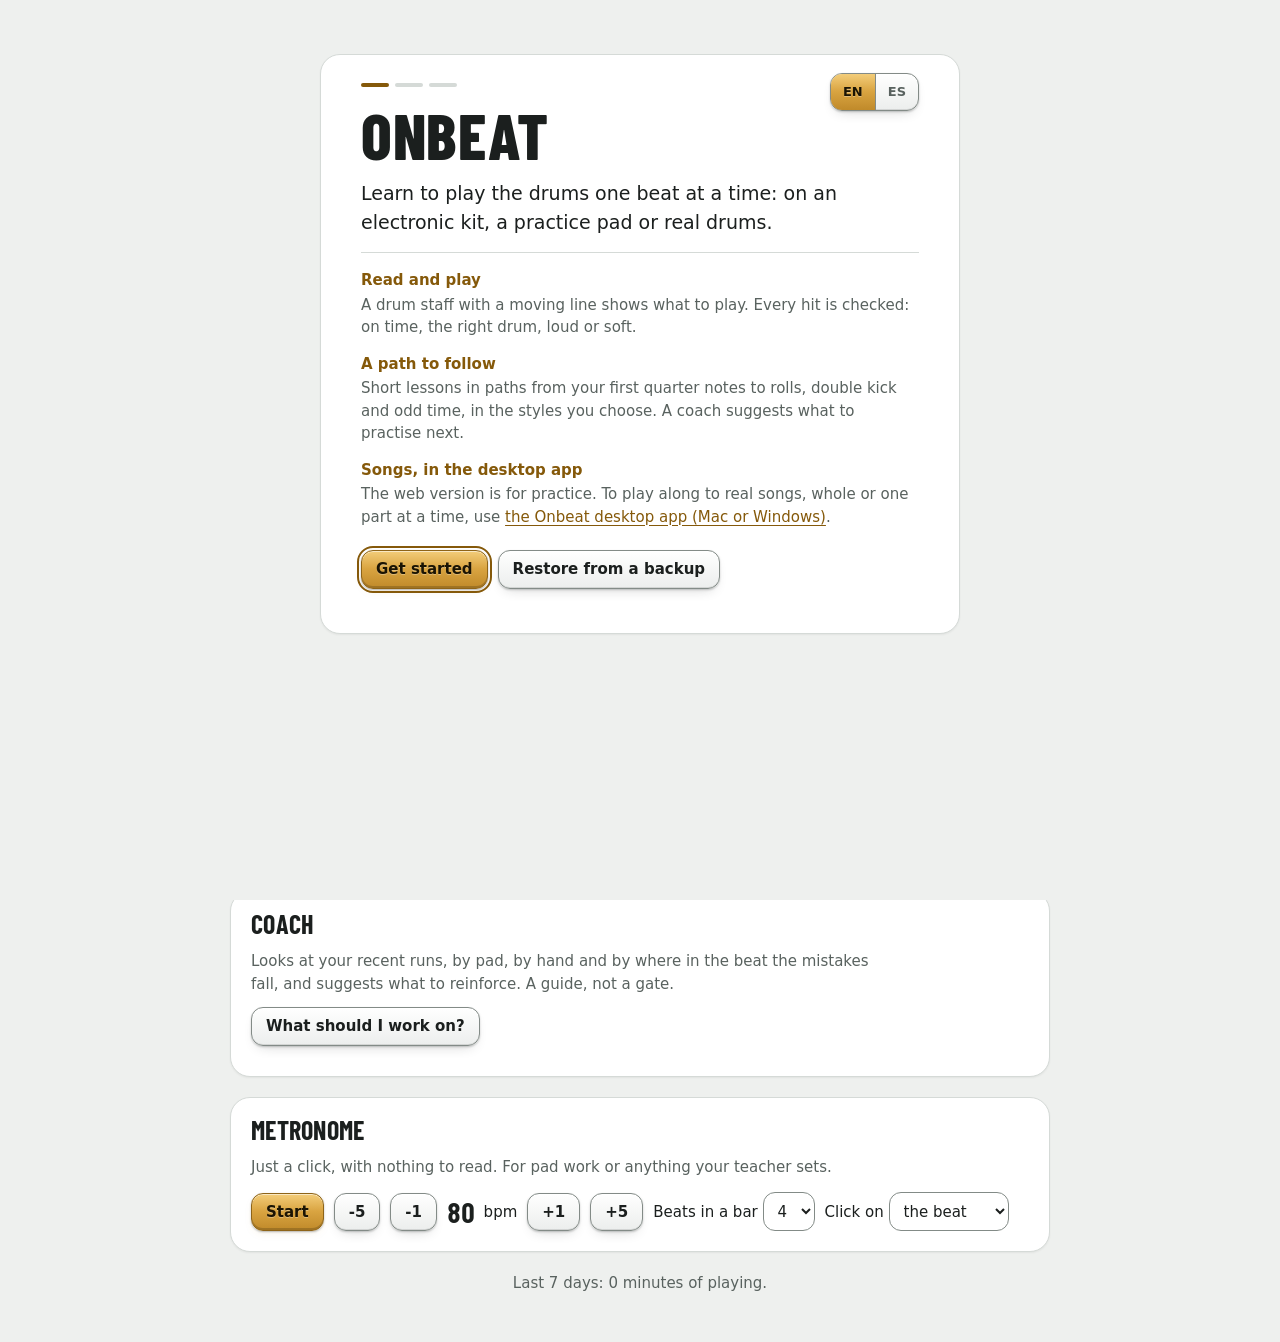
<file: app/index.html>
<!doctype html>
<html lang="en">
<head>
  <meta charset="utf-8">
  <meta name="viewport" content="width=device-width, initial-scale=1">
  <title>Onbeat: learn the drums, one beat at a time</title>
  <meta name="description" content="Free drum practice: read and play along on a practice pad, the computer keyboard or an electronic kit. Lessons in ten paths, in English and Spanish. Practica batería gratis.">
  <meta name="theme-color" content="#131615">
  <link rel="icon" href="favicon.svg" type="image/svg+xml">
  <link rel="apple-touch-icon" href="apple-touch-icon.png">
  <link rel="manifest" href="site.webmanifest">
  <!-- What a shared link shows (WhatsApp, LinkedIn, messages). The image needs a full address. -->
  <meta property="og:type" content="website">
  <meta property="og:site_name" content="Onbeat">
  <meta property="og:title" content="Onbeat: learn the drums, one beat at a time">
  <meta property="og:description" content="Free drum practice on a pad, the keyboard or an electronic kit. In English and Spanish.">
  <meta property="og:url" content="https://eddie85u.github.io/onbeat-app/app/">
  <link rel="canonical" href="https://eddie85u.github.io/onbeat-app/app/">
  <meta property="og:image" content="https://eddie85u.github.io/onbeat-app/og.png">
  <meta property="og:image:width" content="1200">
  <meta property="og:image:height" content="630">
  <meta property="og:image:alt" content="Onbeat: learn the drums, one beat at a time">
  <meta property="og:locale" content="en_US">
  <meta property="og:locale:alternate" content="es_CO">
  <meta name="twitter:card" content="summary_large_image">
  <script>
    // Use the saved light or dark choice before anything is drawn, so the page does not flash.
    try {
      var id = JSON.parse(localStorage.getItem('onbeat.current') || 'null') || (JSON.parse(localStorage.getItem('onbeat.profiles') || '[]')[0] || {}).id;
      var theme = ((JSON.parse(localStorage.getItem('onbeat.v2:' + id) || '{}') || {}).settings || {}).theme;
      if (theme === 'light' || theme === 'dark') document.documentElement.dataset.theme = theme;
    } catch (e) { /* no saved choice */ }
  </script>
  <script type="module" crossorigin src="./assets/index-CnchWWyP.js"></script>
  <link rel="stylesheet" crossorigin href="./assets/index-D75uC_qE.css">
</head>
<body>
  <div id="welcome" class="welcome" role="dialog" aria-modal="true" aria-label="Welcome to Onbeat" data-es-aria-label="Bienvenido a Onbeat" hidden></div>
  <header class="top">
    <h1><button id="home" class="home" title="Back to Today" data-es-title="Volver a Hoy"><svg class="onbeat-mark" viewBox="0 0 28 28" aria-hidden="true"><rect class="m-bg" width="28" height="28" rx="7"/><path class="m-line" d="M5 9h18M5 14h18M5 19h18" stroke-width="1.4"/><ellipse class="m-ink" cx="10.5" cy="16.5" rx="3.4" ry="2.5" transform="rotate(-20 10.5 16.5)" stroke="none"/><path class="m-ink" d="M13.6 16V6.5" fill="none" stroke-width="1.6"/><path class="m-brass" d="M19 4v20" fill="none" stroke-width="2.4" stroke-linecap="round"/></svg>Onbeat</button></h1>
    <nav id="nav" aria-label="Screens" data-es-aria-label="Pantallas">
      <button data-view="today" data-es="Hoy">Today</button>
      <button data-view="practice" data-es="Práctica">Practice</button>
      <button data-view="songs" data-es="Canciones">Songs</button>
      <button data-view="progress" data-es="Progreso">Progress</button>
    </nav>
    <span id="kit" class="kit">Kit: not connected. Using the keyboard.</span>
    <div id="lang" class="lang" role="group" aria-label="Language" data-es-aria-label="Idioma">
      <button data-lang="en" title="English" lang="en">EN</button>
      <button data-lang="es" title="Español (Colombia)" lang="es">ES</button>
    </div>
    <button id="profile-btn" class="profile-btn" aria-expanded="false" title="Profiles" data-es-title="Perfiles"></button>
    <button id="settings-btn" aria-expanded="false" data-es="Configuración" aria-label="Settings" data-es-aria-label="Configuración">Settings</button>
  </header>

  <section id="profiles" class="settings" hidden>
    <div class="page">
      <div class="settings-grid">
        <div>
          <h3 data-es="Perfiles">Profiles</h3>
          <p class="muted" data-es="Cada perfil guarda su propio progreso, historial y configuración en este computador.">Each profile keeps its own progress, history and settings on this computer.</p>
          <div id="profile-list"></div>
        </div>
        <div>
          <h3 data-es="Agregar a alguien">Add someone</h3>
          <form id="profile-add" class="row">
            <input type="text" id="profile-name" maxlength="24" placeholder="Name" aria-label="Name for the new profile" data-es-placeholder="Nombre" data-es-aria-label="Nombre del nuevo perfil">
            <button type="submit" data-es="Agregar y cambiar">Add and switch</button>
          </form>
          <p id="profile-note" class="muted" aria-live="polite"></p>
        </div>
      </div>
    </div>
  </section>

  <section id="settings" class="settings" hidden>
    <div class="settings-bar"><strong data-es="Configuración">Settings</strong><button id="settings-done" class="primary" data-es="✕ Cerrar">✕ Close</button></div>
    <div class="page">
      <div class="settings-grid">
        <div class="phone-only">
          <h3 data-es="Idioma">Language</h3>
          <div class="lang lang-settings" role="group" aria-label="Language" data-es-aria-label="Idioma">
            <button data-lang="en" lang="en">English</button>
            <button data-lang="es" lang="es">Español</button>
          </div>
        </div>
        <div>
          <h3 data-es="Qué quieres tocar">What you want to play</h3>
          <div id="play-choice" class="play-pick"></div>
        </div>
        <div>
          <h3 data-es="Sonido e imagen">Sound and picture</h3>
          <label><input type="checkbox" id="sounds"> <span data-es="Sonidos de batería desde el teclado">Drum sounds from the keyboard</span></label>
          <label><input type="checkbox" id="showkit"> <span data-es="Mostrar el dibujo de la batería">Show the kit picture</span></label>
          <label><span data-es="Colores">Theme</span> <select id="theme">
            <option value="auto" data-es="Igual que mi computador">Match my computer</option>
            <option value="light" data-es="Claro">Light</option>
            <option value="dark" data-es="Oscuro">Dark</option>
          </select></label>
          <h3 class="settings-sub" data-es="Cómo tocas">How you play</h3>
          <div id="play-on" class="play-on" role="radiogroup" aria-label="How you play" data-es-aria-label="Cómo tocas">
            <label><input type="radio" name="play-on" value="pad"> <span data-es="Un pad de práctica o una batería acústica">A practice pad or acoustic drums</span></label>
            <label><input type="radio" name="play-on" value="keyboard"> <span data-es="El teclado del computador">The computer keyboard</span></label>
            <label><input type="radio" name="play-on" value="kit"> <span data-es="Una batería electrónica">An electronic drum kit</span></label>
          </div>
          <p id="play-on-note" class="muted" aria-live="polite"></p>
        </div>
        <div>
          <h3 data-es="Ajuste de tiempo">Timing offset</h3>
          <p class="muted" data-es="Cancela el retraso constante entre tu golpe y lo que oye el computador. Calibra una vez para el teclado y otra para la batería.">Cancels the constant delay between your hit and what the computer hears. Calibrate once for the keyboard and once for the kit.</p>
          <label><span data-es="Teclado">Keyboard</span> <input type="number" id="offset-kb" step="5" min="-250" max="250"> ms</label>
          <label><span data-es="Batería">Kit</span> <input type="number" id="offset-kit" step="5" min="-250" max="250"> ms</label>
          <div class="row"><button id="calibrate" data-es="Calibrar tocando">Calibrate by tapping</button></div>
          <div class="row picture-row"><label><span data-es="Imagen">Picture</span> <input type="number" id="offset-pic" step="10" min="-500" max="500"> ms</label><button id="lineup-btn" data-es="Alinear la imagen">Line it up</button></div>
          <p class="muted" data-es="Si la línea que avanza va adelante del sonido (pasa mucho en televisores), sube este número hasta que coincidan. Alinear la imagen te deja verlo y ajustarlo con un clic, también con el control remoto.">If the moving line runs ahead of the sound (common on TVs), raise this until they match. Line it up lets you see it and set it against a click, with a remote too.</p>
          <p id="cal-status" class="muted" aria-live="polite"></p>
        </div>
        <div>
          <h3 data-es="Mapa de la batería">Kit layout</h3>
          <div id="map-wizard"></div>
        </div>
        <div>
          <h3 data-es="Sincronizar">Sync</h3>
          <div id="sync-panel" class="sync-panel"></div>
        </div>
        <div>
          <h3 data-es="Copia de seguridad">Backup</h3>
          <div id="backup-panel" class="backup-panel"></div>
        </div>
        <div>
          <h3 data-es="Prueba de nivel">Placement</h3>
          <p class="muted" data-es="Haz la prueba de nivel otra vez para cambiar dónde empiezas en cada ruta.">Run the placement again to reset where you start on each path.</p>
          <div class="row"><button id="redo-placement" data-es="Repetir la prueba de nivel">Redo placement</button></div>
        </div>
        <div class="about">
          <h3 data-es="Acerca de">About</h3>
          <p><strong>Onbeat</strong> <span id="app-version" class="muted"></span></p>
          <p class="credit"><span data-es="Hecho en Colombia con amor, por">Made in Colombia with love, by</span> <a id="author-link" target="_blank" rel="noopener">Eddie Bello</a>. <span class="muted"><span data-es="También en">Also on</span> <a id="author-linkedin" target="_blank" rel="noopener">LinkedIn</a> <span data-es="e">and</span> <a id="author-instagram" target="_blank" rel="noopener">Instagram</a>.</span></p>
          <p><a id="support-link" target="_blank" rel="noopener" data-es="Dona a Onbeat">Donate to Onbeat</a> <span class="muted" data-es="(gratis, sin anuncios)">(free, no ads)</span></p>
          <p><span data-es="¿Algo no funciona, o tienes una idea?">Something not working, or an idea?</span> <a id="feedback-link" target="_blank" rel="noopener" data-es="Cuéntanos en GitHub">Tell us on GitHub</a> <span data-es="o escribe a">or write to</span> <span id="feedback-email"></span>.</p>
          <p><a id="site-link" target="_blank" rel="noopener" data-es="Sitio web de Onbeat">Onbeat website</a></p>
          <p id="other-version"></p>
          <p class="muted" data-es="Privacidad: Onbeat no tiene cuentas, anuncios ni rastreo. Tu progreso se queda en este dispositivo, salvo que actives la sincronización: entonces el progreso de ese perfil se guarda en el servicio de Onbeat para tus otros dispositivos, sin nombres ni correos. Solo se conecta a YouTube cuando eliges un video para una canción.">Privacy: Onbeat has no accounts, ads or tracking. Your progress stays on this device unless you turn on sync: then that profile's progress is kept on Onbeat's sync service for your other devices, with no names or emails. It only connects to YouTube when you pick a video for a song.</p>
          <p class="muted" data-es="La notación de batería se dibuja con VexFlow. Las partituras de canciones vienen de la comunidad de fans que las escribe; la app no trae ninguna.">Drum notation drawn with VexFlow. Song charts come from the community of fans who write them; the app ships with none.</p>
        </div>
      </div>
      <p id="data-note" class="muted data-note"></p>
    </div>
  </section>

  <div id="leavebar" class="leavebar" role="alert" hidden>
    <span data-es="Tu pasada está en pausa. ¿Salir de esta pantalla y pararla?">Your run is paused. Leave this screen and stop it?</span>
    <div class="row">
      <button id="leave-go" data-es="Salir y parar la pasada">Leave and stop the run</button>
      <button id="leave-stay" class="primary" data-es="Quedarme">Stay</button>
    </div>
  </div>

  <div id="view-today" class="view" hidden></div>

  <div id="view-practice" class="view layout" hidden>
    <button id="list-btn" class="list-btn" aria-expanded="false" data-es="Ver ejercicios">Browse exercises</button>
    <nav id="list" class="list" aria-label="Exercises" data-es-aria-label="Ejercicios"></nav>
    <main>
      <button id="list-toggle" class="quiet list-toggle" aria-controls="list"></button>
      <section id="sessionbar" class="sessionbar" hidden></section>
      <section id="banner" class="banner" hidden></section>
      <div class="head">
        <p id="crumb" class="crumb"></p>
        <h2 id="title"></h2>
        <p id="hint"></p>
        <ul id="lesson" class="lesson" hidden></ul>
        <p id="videos" class="videos" hidden></p>
        <button id="lesson-toggle" class="linkish" aria-controls="lesson" hidden></button>
      </div>
      <div class="paper">
        <div id="countin" class="countin" hidden></div>
        <div id="loopbadge" class="loopbadge" hidden><span aria-live="polite"></span></div>
        <div id="staff"></div>
      </div>
      <div class="controls">
        <button id="start" class="primary" title="Enter key" data-es="Empezar" data-es-title="Tecla Enter">Start</button>
        <button id="listen" data-es="Escuchar">Listen</button>
        <button id="pause" title="Esc key" data-es="Pausa" data-es-title="Tecla Esc" hidden>Pause</button>
        <div class="tempo">
          <button id="slower10" class="tempo-big" aria-label="Slower by 10" data-es-aria-label="10 más lento">−10</button>
          <button id="slower" aria-label="Slower by 5" data-es-aria-label="5 más lento">−</button>
          <span><b id="bpm" role="button" tabindex="0" title="Click to type a tempo" aria-label="Tempo. Click to type one." data-es-title="Haz clic para escribir un tempo" data-es-aria-label="Tempo. Haz clic para escribir uno."></b> bpm</span>
          <button id="faster" aria-label="Faster by 5" data-es-aria-label="5 más rápido">+</button>
          <button id="faster10" class="tempo-big" aria-label="Faster by 10" data-es-aria-label="10 más rápido">+10</button>
        </div>
        <span id="rule" class="rule"></span>
        <button id="aids-btn" class="quiet" aria-expanded="false" data-es="Ayudas de práctica">Practice aids</button>
      </div>
      <div id="looppanel" class="looppanel" role="group" aria-label="Loop" data-es-aria-label="En bucle" hidden>
        <p id="loop-msg" class="loop-msg" aria-live="polite"></p>
        <div class="loop-row">
          <button id="loop-clean" data-es="Salió limpia">That was clean</button>
          <button id="loop-notyet" data-es="Todavía no">Not yet</button>
          <button id="loop-stop" class="primary" data-es="Parar">Stop</button>
        </div>
      </div>
      <div id="aids-more" class="more-row" role="group" aria-label="More like this" data-es-aria-label="Más como este">
        <button id="easier" title="One change that makes it easier" data-es="Más fácil" data-es-title="Un cambio que lo hace más fácil">Easier</button>
        <button id="harder" title="One change that makes it harder" data-es="Más difícil" data-es-title="Un cambio que lo hace más difícil">Harder</button>
        <button id="vary-back" hidden title="Go back to the one before" data-es="Anterior" data-es-title="Volver a la anterior">Previous</button>
        <button id="vary" title="A fresh combination at the same level" data-es="Nueva variación" data-es-title="Una combinación nueva del mismo nivel">New variation</button>
        <span id="ladder-note" class="muted ladder-note"></span>
      </div>
      <div id="more-links" class="more-links">
        <button id="easy" class="loop-link" hidden data-es="Muy fácil, sigamos">Too easy, move on</button>
        <button id="loop-drums" class="loop-link" hidden aria-pressed="true" data-es="Batería: sí">Drums: on</button>
      </div>
      <div id="songmusic" class="songmusic row" hidden></div>
      <p id="keyhint" class="keyhint muted" data-es="Teclas: Enter empieza y para. Esc pausa y continúa.">Keys: Enter starts and stops. Esc pauses and carries on.</p>
      <div id="aids" class="aids" hidden>
        <div class="aid-group" role="group" aria-labelledby="aids-click-label">
          <span id="aids-click-label" class="aid-label" data-es="Clic">Click</span>
          <div class="aid-row">
            <select id="click" aria-label="Click" data-es-aria-label="Clic">
              <option value="beat" data-es="en cada tiempo">on every beat</option>
              <option value="sub" data-es="en cada subdivisión">on every note slot</option>
              <option value="gap" data-es="callado un compás sí y otro no">silent every other bar</option>
              <option value="off" data-es="apagado después del conteo">off after the count-in</option>
            </select>
            <label><input type="checkbox" id="count"> <span data-es="Mostrar el conteo">Show the count</span></label>
          </div>
        </div>
        <div class="aid-group" role="group" aria-labelledby="aids-help-label">
          <span id="aids-help-label" class="aid-label" data-es="Ayuda mientras aprendes">Help while learning</span>
          <div class="aid-row">
            <label><input type="checkbox" id="guide"> <span data-es="Tocar las notas conmigo">Play the notes with me</span></label>
            <button id="wait" title="No clock: the line waits on each note until you hit it" data-es="Espérame" data-es-title="Sin reloj: la línea espera en cada nota hasta que la toques">Wait for me</button>
            <button id="climb" title="Short runs back to back, 5 bpm faster after each clean one" data-es="Subida de tempo" data-es-title="Pasadas cortas seguidas, 5 bpm más rápido después de cada una limpia">Tempo climb</button>
          </div>
        </div>
      </div>
      <div class="below">
        <div>
          <div id="kitview" class="kitview"></div>
          <p class="kithint muted" data-es="También en el teclado: S o L hi-hat abierto, C pedal del hi-hat, B segundo bombo, G aro (cross-stick), H campana del ride. Mantén Shift para tocar suave.">Also on the keyboard: S or L open hi-hat, C hi-hat foot, B second kick, G cross-stick, H ride bell. Hold Shift to play softly.</p>
          <div id="ytplayer" class="ytplayer" hidden></div>
          <div id="ytnudge" class="row ytnudge" hidden>
            <span class="muted" data-es="La música contra el clic:">Music against the click:</span>
            <button id="yt-later" title="The music is coming in late: start the video further in" data-es="La música va tarde" data-es-title="La música entra tarde: empieza el video más adelante">Music is late</button>
            <button id="yt-earlier" title="The music is coming in early: start the video further back" data-es="La música va temprano" data-es-title="La música entra temprano: empieza el video más atrás">Music is early</button>
            <span id="yt-offset" class="muted"></span>
          </div>
        </div>
        <div class="side">
          <div id="meter" class="meterbox"></div>
          <div id="live" class="live" aria-live="polite"></div>
          <section id="report" class="report" hidden></section>
        </div>
      </div>
    </main>
  </div>

  <div id="view-songs" class="view" hidden></div>
  <div id="view-progress" class="view" hidden></div>
  <div id="celebrate" class="celebrate" role="status" hidden></div>
  <div id="saver" class="saver" aria-hidden="true" hidden><div class="saver-logo"><span>Onbeat</span><small id="saver-credit"></small><small id="saver-hint"></small></div></div>
</body>
</html>
</file>
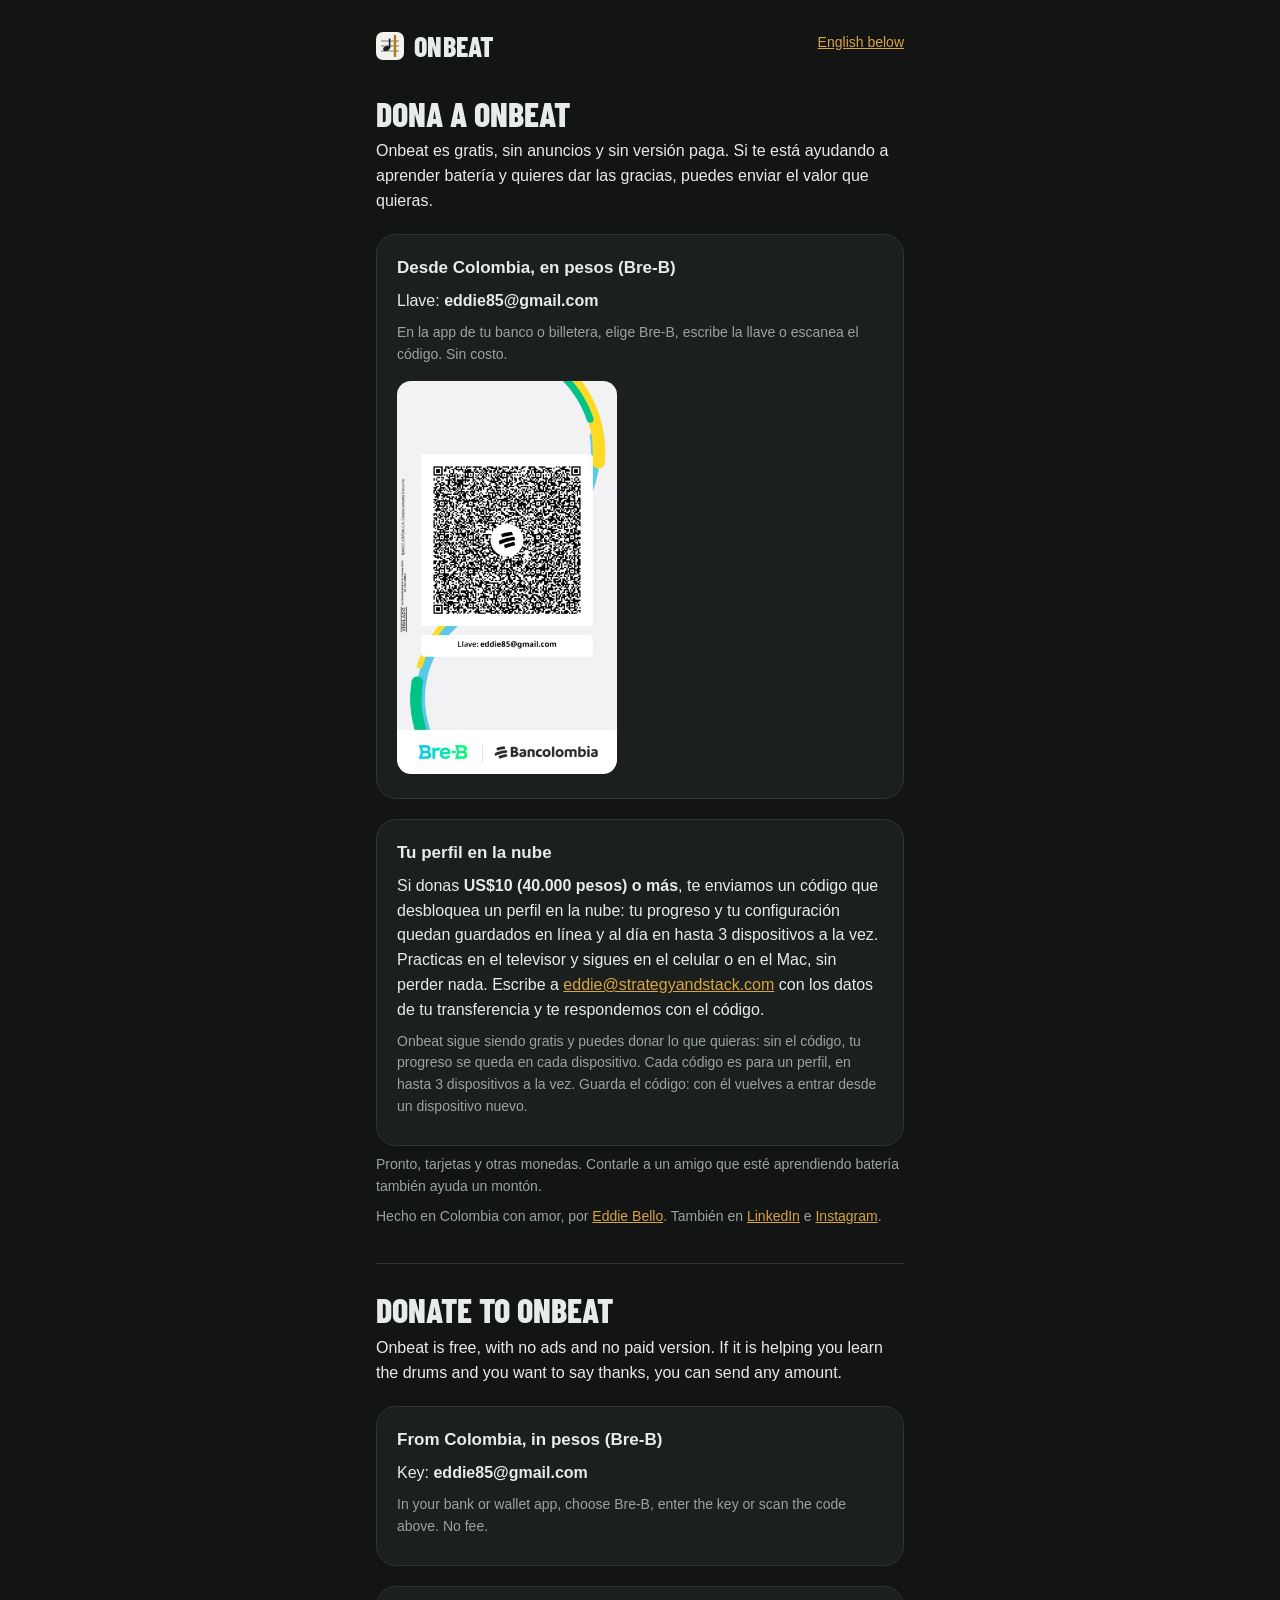
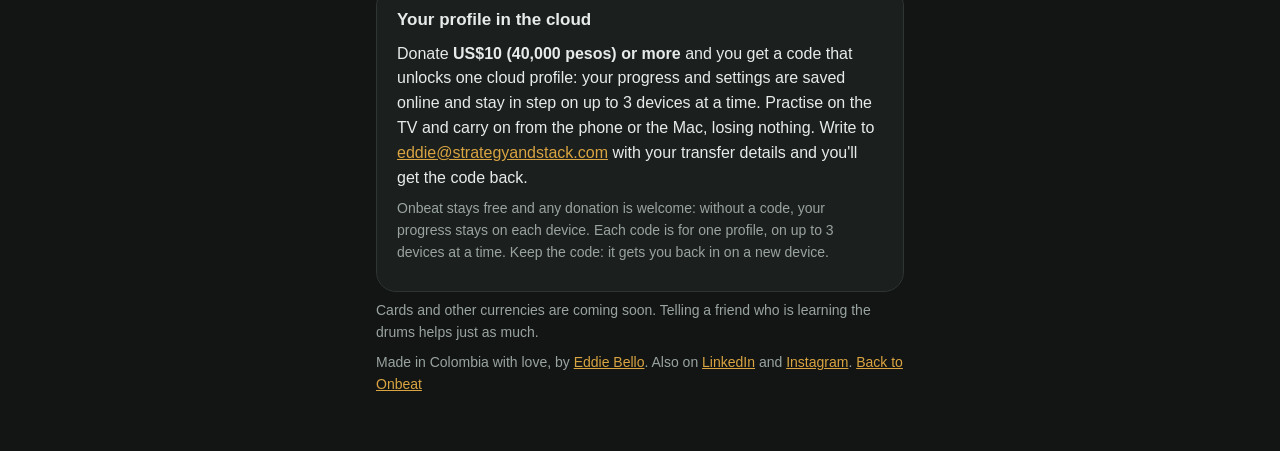
<file: support.html>
<!doctype html>
<!-- Dona a Onbeat (Donate to Onbeat): published next to the web app as support.html (see tools/publish.sh).
     To change the QR, replace breb.jpg in this folder and publish again; the app links here. -->
<html lang="es-CO">
<head>
  <meta charset="utf-8">
  <meta name="viewport" content="width=device-width, initial-scale=1">
  <title>Dona a Onbeat</title>
  <meta name="description" content="Onbeat es gratis y sin anuncios. Si te ayuda a aprender batería, puedes apoyarlo con lo que quieras. Onbeat is free, with no ads: support it with any amount.">
  <link rel="icon" href="favicon.svg" type="image/svg+xml">
  <meta property="og:type" content="website">
  <meta property="og:site_name" content="Onbeat">
  <meta property="og:title" content="Dona a Onbeat · Donate to Onbeat">
  <meta property="og:description" content="Onbeat es gratis y sin anuncios. Apóyalo con lo que quieras.">
  <meta property="og:url" content="https://eddie85u.github.io/onbeat-app/support.html">
  <meta property="og:image" content="https://eddie85u.github.io/onbeat-app/og.png">
  <meta property="og:image:width" content="1200">
  <meta property="og:image:height" content="630">
  <meta property="og:locale" content="es_CO">
  <meta name="twitter:card" content="summary_large_image">
  <meta name="theme-color" content="#121514">
  <style>
    /* The heading font, served from this site rather than Google (Barlow Condensed, SIL Open Font License). */
    @font-face { font-family: "Barlow Condensed"; font-weight: 800; font-display: swap; src: url(barlow-condensed-800.woff2) format("woff2"); }
    :root { color-scheme: dark; --bg: #121514; --surface: #1b1f1e; --fg: #e7ebe9; --muted: #9aa49f; --line: #2e3532; --brass: #d9a441; }
    * { box-sizing: border-box; }
    body { margin: 0; background: var(--bg); color: var(--fg); font: 16px/1.55 -apple-system, BlinkMacSystemFont, "Segoe UI", Roboto, sans-serif; }
    main { max-width: 560px; margin: 0 auto; padding: 32px 16px 48px; }
    .brand { display: inline-flex; align-items: center; gap: 10px; font: 800 28px/1 "Barlow Condensed", sans-serif; text-transform: uppercase; letter-spacing: .01em; color: var(--fg); text-decoration: none; }
    .mark { width: 28px; height: 28px; }
    h1 { font: 800 34px/1.05 "Barlow Condensed", sans-serif; text-transform: uppercase; margin: 28px 0 8px; }
    h2 { font-size: 17px; margin: 28px 0 6px; }
    .card h2 { margin-top: 0; }
    p { margin: 8px 0; }
    .muted { color: var(--muted); font-size: 14px; }
    .card { background: var(--surface); border: 1px solid var(--line); border-radius: 20px; padding: 20px; margin-top: 20px; }
    .key { font-weight: 700; word-break: break-all; }
    .qr { display: block; width: 220px; max-width: 100%; height: auto; margin: 16px 0 4px; border-radius: 14px; }
    .lang { float: right; font-size: 14px; color: var(--muted); }
    .lang a { color: var(--brass); }
    a { color: var(--brass); }
    hr { border: 0; border-top: 1px solid var(--line); margin: 36px 0 8px; }
  </style>
</head>
<body>
  <main>
    <a class="brand" href="./"><svg class="mark" viewBox="0 0 28 28" aria-hidden="true"><rect width="28" height="28" rx="7" fill="#f4f2ec"/><path d="M5 9h18M5 14h18M5 19h18" stroke="#9aa19d" stroke-width="1.4"/><ellipse cx="10.5" cy="16.5" rx="3.4" ry="2.5" transform="rotate(-20 10.5 16.5)" fill="#1b1f1e"/><path d="M13.6 16V6.5" stroke="#1b1f1e" stroke-width="1.6"/><path d="M19 4v20" stroke="#b07a12" stroke-width="2.4" stroke-linecap="round"/></svg>Onbeat</a>
    <span class="lang"><a href="#english">English below</a></span>

    <h1>Dona a Onbeat</h1>
    <p>Onbeat es gratis, sin anuncios y sin versión paga. Si te está ayudando a aprender batería y quieres dar las gracias, puedes enviar el valor que quieras.</p>
    <div class="card">
      <h2>Desde Colombia, en pesos (Bre-B)</h2>
      <p>Llave: <span class="key">eddie85@gmail.com</span></p>
      <p class="muted">En la app de tu banco o billetera, elige Bre-B, escribe la llave o escanea el código. Sin costo.</p>
      <img class="qr" fetchpriority="high" src="breb.jpg" alt="Código QR de Bre-B para la llave eddie85@gmail.com" width="220" height="392">
    </div>
    <div class="card">
      <h2>Tu perfil en la nube</h2>
      <p>Si donas <b>US$10 (40.000 pesos) o más</b>, te enviamos un código que desbloquea un perfil en la nube: tu progreso y tu configuración quedan guardados en línea y al día en hasta 3 dispositivos a la vez. Practicas en el televisor y sigues en el celular o en el Mac, sin perder nada. Escribe a <a href="mailto:eddie@strategyandstack.com">eddie@strategyandstack.com</a> con los datos de tu transferencia y te respondemos con el código.</p>
      <p class="muted">Onbeat sigue siendo gratis y puedes donar lo que quieras: sin el código, tu progreso se queda en cada dispositivo. Cada código es para un perfil, en hasta 3 dispositivos a la vez. Guarda el código: con él vuelves a entrar desde un dispositivo nuevo.</p>
    </div>
    <p class="muted">Pronto, tarjetas y otras monedas. Contarle a un amigo que esté aprendiendo batería también ayuda un montón.</p>
    <p class="muted">Hecho en Colombia con amor, por <a href="https://strategyandstack.com/">Eddie Bello</a>. También en <a href="https://www.linkedin.com/in/eddiebello/">LinkedIn</a> e <a href="https://www.instagram.com/eddie85u/">Instagram</a>.</p>

    <hr>
    <h1 id="english">Donate to Onbeat</h1>
    <p>Onbeat is free, with no ads and no paid version. If it is helping you learn the drums and you want to say thanks, you can send any amount.</p>
    <div class="card">
      <h2>From Colombia, in pesos (Bre-B)</h2>
      <p>Key: <span class="key">eddie85@gmail.com</span></p>
      <p class="muted">In your bank or wallet app, choose Bre-B, enter the key or scan the code above. No fee.</p>
    </div>
    <div class="card">
      <h2>Your profile in the cloud</h2>
      <p>Donate <b>US$10 (40,000 pesos) or more</b> and you get a code that unlocks one cloud profile: your progress and settings are saved online and stay in step on up to 3 devices at a time. Practise on the TV and carry on from the phone or the Mac, losing nothing. Write to <a href="mailto:eddie@strategyandstack.com">eddie@strategyandstack.com</a> with your transfer details and you'll get the code back.</p>
      <p class="muted">Onbeat stays free and any donation is welcome: without a code, your progress stays on each device. Each code is for one profile, on up to 3 devices at a time. Keep the code: it gets you back in on a new device.</p>
    </div>
    <p class="muted">Cards and other currencies are coming soon. Telling a friend who is learning the drums helps just as much.</p>
    <p class="muted">Made in Colombia with love, by <a href="https://strategyandstack.com/">Eddie Bello</a>. Also on <a href="https://www.linkedin.com/in/eddiebello/">LinkedIn</a> and <a href="https://www.instagram.com/eddie85u/">Instagram</a>. <a href="./">Back to Onbeat</a></p>
  </main>
</body>
</html>
</file>
<file: app/assets/index-D75uC_qE.css>
:root{--lightningcss-light:initial;--lightningcss-dark: ;color-scheme:light;--bg:#eef0ee;--surface:#fff;--raised:#f6f7f6;--fg:#1b1f1e;--muted:#59625f;--line:#d5dad7;--edge:#838b87;--brass:#85590a;--on-brass:#fff;--ok:#2a7448;--early:#a85507;--late:#6f42ad;--miss:#b0362f;--info:#2a5c8c;--zone-good:#b9d0c2;--zone-ok:#5d9574;--shadow-card:0 1px 2px #1b1f1e0f;--shadow-pop:0 10px 36px #1b1f1e38;--p-reading:#2a66b8;--p-time:#0f766c;--p-rudiments:#85590a;--p-grooves:#b53f2a;--p-fills:#6f42ad;--p-dynamics:#aa326b;--p-hihat:#44731b;--p-independence:#3a6591;--p-doublekick:#8a4b1f;--p-odd:#0c7284;--p-rudiments2:#6b4fa0;--p-latin:#b8471b;--p-funk:#7a5a00;--p-jazz:#1f5f5b;--p-plateau:#555f6b;--path:var(--brass);--paper:#fbfaf6;--paper-edge:#c2c8c4;--paper-shadow:0 1px 3px #1b1f1e1a, 0 8px 20px -10px #1b1f1e40;--ink:#1b1f1e;--ink-muted:#5d6562;--ink-faint:#7b817e;--ink-brass:#8a5f0c;--ink-ok:#2a7448;--ink-early:#b35c08;--ink-late:#7446b3;--ink-miss:#b23a32;--btn-top:#fff;--btn-bot:#eceeed;--btn-edge:#838b87;--btn-depth:inset 0 1px 0 #ffffffe6, inset 0 -1px 0 #1b1f1e1f, 0 1px 2px #1b1f1e38, 0 6px 14px -8px #1b1f1e4d;--btn-press:inset 0 2px 4px #1b1f1e40;--btn-hover:inset 0 1px 0 #fffffff2, inset 0 -1px 0 #1b1f1e1f, 0 2px 3px #1b1f1e40, 0 10px 18px -8px #1b1f1e59;--brass-hover:inset 0 1px 0 #fff9, inset 0 -2px 0 #0000002e, 0 2px 3px #1b1f1e4d, 0 7px 15px -10px #c08a2a6b;--brass-top:#f3cd7a;--brass-mid:#d9a441;--brass-bot:#c08a2a;--brass-edge:#8e6418;--on-gold:#1b1403;--brass-depth:inset 0 1px 0 #ffffff8c, inset 0 -2px 0 #0000002e, 0 1px 2px #1b1f1e4d, 0 4px 12px -6px #c08a2a40;--brass-press:inset 0 2px 5px #00000059;--lift:#ffffff4d;--mark-edge:#838b87;--r-ctl:12px;--r-card:20px;--r-pic:14px;--sans:system-ui, -apple-system, "Segoe UI", sans-serif;--mono:ui-monospace, Menlo, Consolas, monospace;--display:"Barlow Condensed", "Arial Narrow", var(--sans)}@media (prefers-color-scheme:dark){:root:not([data-theme=light]){--lightningcss-light: ;--lightningcss-dark:initial;color-scheme:dark;--bg:#121514;--surface:#1b1f1e;--raised:#232827;--fg:#e7ebe9;--muted:#9aa49f;--line:#2e3532;--edge:#6c7571;--brass:#d9a441;--on-brass:#1b1403;--ok:#5fbf86;--early:#f0a04a;--late:#b08cf0;--miss:#e2675d;--info:#6fa6dc;--zone-good:#324e3f;--zone-ok:#447b5b;--shadow-card:none;--shadow-pop:0 10px 40px #00000080;--p-reading:#6ea8f2;--p-time:#3fc4b3;--p-rudiments:#d9a441;--p-grooves:#f0806a;--p-fills:#b08cf0;--p-dynamics:#f07ab0;--p-hihat:#9ccf5f;--p-independence:#86b4e0;--p-doublekick:#e09a62;--p-odd:#4fd0e0;--p-rudiments2:#b39ae8;--p-latin:#f08a5d;--p-funk:#e0c060;--p-jazz:#6fd0c4;--p-plateau:#aab4c0;--paper:#f4f2ec;--paper-edge:#2e3532;--paper-shadow:none;--btn-top:#2a302e;--btn-bot:#1c201f;--btn-edge:#3a423f;--btn-depth:inset 0 1px 0 #ffffff17, inset 0 -1px 0 #0006, 0 1px 2px #00000080, 0 8px 18px -10px #000000b3;--btn-press:inset 0 2px 4px #00000073;--btn-hover:inset 0 1px 0 #ffffff1f, inset 0 -1px 0 #0006, 0 2px 3px #00000080, 0 12px 22px -10px #000c;--brass-hover:inset 0 1px 0 #fff9, inset 0 -2px 0 #0000002e, 0 2px 3px #00000080, 0 7px 15px -10px #d9a4416b;--brass-top:#f3cd7a;--brass-mid:#d9a441;--brass-bot:#c08a2a;--brass-edge:#8e6418;--on-gold:#1b1403;--brass-depth:inset 0 1px 0 #ffffff8c, inset 0 -2px 0 #0000002e, 0 1px 2px #00000080, 0 4px 12px -6px #d9a44140;--brass-press:inset 0 2px 5px #00000059;--lift:#ffffff4d;--mark-edge:transparent}}:root[data-theme=dark]{--lightningcss-light: ;--lightningcss-dark:initial;color-scheme:dark;--bg:#121514;--surface:#1b1f1e;--raised:#232827;--fg:#e7ebe9;--muted:#9aa49f;--line:#2e3532;--edge:#6c7571;--brass:#d9a441;--on-brass:#1b1403;--ok:#5fbf86;--early:#f0a04a;--late:#b08cf0;--miss:#e2675d;--info:#6fa6dc;--zone-good:#324e3f;--zone-ok:#447b5b;--shadow-card:none;--shadow-pop:0 10px 40px #00000080;--p-reading:#6ea8f2;--p-time:#3fc4b3;--p-rudiments:#d9a441;--p-grooves:#f0806a;--p-fills:#b08cf0;--p-dynamics:#f07ab0;--p-hihat:#9ccf5f;--p-independence:#86b4e0;--p-doublekick:#e09a62;--p-odd:#4fd0e0;--p-rudiments2:#b39ae8;--p-latin:#f08a5d;--p-funk:#e0c060;--p-jazz:#6fd0c4;--p-plateau:#aab4c0;--paper:#f4f2ec;--paper-edge:#2e3532;--paper-shadow:none;--btn-top:#2a302e;--btn-bot:#1c201f;--btn-edge:#3a423f;--btn-depth:inset 0 1px 0 #ffffff17, inset 0 -1px 0 #0006, 0 1px 2px #00000080, 0 8px 18px -10px #000000b3;--btn-press:inset 0 2px 4px #00000073;--btn-hover:inset 0 1px 0 #ffffff1f, inset 0 -1px 0 #0006, 0 2px 3px #00000080, 0 12px 22px -10px #000c;--brass-hover:inset 0 1px 0 #fff9, inset 0 -2px 0 #0000002e, 0 2px 3px #00000080, 0 7px 15px -10px #d9a4416b;--brass-top:#f3cd7a;--brass-mid:#d9a441;--brass-bot:#c08a2a;--brass-edge:#8e6418;--on-gold:#1b1403;--brass-depth:inset 0 1px 0 #ffffff8c, inset 0 -2px 0 #0000002e, 0 1px 2px #00000080, 0 4px 12px -6px #d9a44140;--brass-press:inset 0 2px 5px #00000059;--lift:#ffffff4d;--mark-edge:transparent}*{box-sizing:border-box}[hidden]{display:none!important}body{background:var(--bg);color:var(--fg);font:15px/1.5 var(--sans);margin:0}h1,h2,h3,p,ul,ol{margin:0}button,input,select{font:inherit;color:inherit}a{color:var(--brass);text-underline-offset:3px}button{cursor:pointer;border:1px solid var(--btn-edge);background:linear-gradient(180deg, var(--btn-top), var(--btn-bot));box-shadow:var(--btn-depth);border-radius:var(--r-ctl);padding:7px 14px;font-weight:600;transition:transform .2s,box-shadow .2s,border-color .2s}button:active:not(:disabled){box-shadow:var(--btn-press);transform:translateY(1px)}button:hover:not(:disabled){border-color:var(--fg)}button:disabled{opacity:.4;cursor:default}button.primary{background:linear-gradient(180deg, var(--brass-top), var(--brass-mid) 48%, var(--brass-bot));border-color:var(--brass-edge);box-shadow:var(--brass-depth);color:var(--on-gold);font-weight:600}button.primary:active:not(:disabled){box-shadow:var(--brass-press)}button.primary:hover:not(:disabled){border-color:var(--brass-edge);filter:brightness(1.06)}button.big{align-self:flex-start;padding:11px 22px;font-size:16px}button.quiet{color:var(--muted);background:0 0}button.link{color:var(--brass);text-align:left;background:0 0;border:0;padding:0}button.link:hover{text-underline-offset:3px;text-decoration:underline}button.chip{border-radius:999px;padding:4px 12px;font-size:14px}button:focus-visible,input:focus-visible,select:focus-visible,summary:focus-visible{outline:2px solid var(--brass);outline-offset:2px}input[type=number],input[type=text],select{border:1px solid var(--edge);border-radius:var(--r-ctl);background:var(--surface)}input[type=number],select{min-height:39px;padding:4px 10px}input[type=number]{width:70px}input[type=text]{min-width:0;min-height:39px;padding:6px 10px}input[type=checkbox],input[type=radio],input[type=range]{accent-color:var(--brass)}.muted{color:var(--muted)}.row{flex-wrap:wrap;align-items:center;gap:10px;display:flex}.num,.mins{font-variant-numeric:tabular-nums;white-space:nowrap}.scroll{overflow-x:auto}.starcell{color:var(--brass);letter-spacing:1px;white-space:nowrap}.starcell.big{font-size:22px}.tag{letter-spacing:.08em;text-transform:uppercase;font-size:11px;font-weight:600}.tag-warmup{color:var(--muted)}.tag-new{color:var(--brass)}.tag-focus{color:var(--late)}.tag-review{color:var(--ok)}table{border-collapse:collapse;width:100%;font-size:14px}th,td{text-align:left;border-top:1px solid var(--line);vertical-align:baseline;padding:6px 10px 6px 0}th{color:var(--muted);font-size:12px;font-weight:600}.top{border-bottom:1px solid var(--line);background:var(--surface);box-shadow:var(--shadow-card);flex-wrap:wrap;align-items:center;gap:8px clamp(10px,1.4vw,18px);padding:10px 20px;display:flex}.top h1{font:800 26px/1 var(--display);letter-spacing:.01em;text-transform:uppercase}.top h1 .home{font:inherit;letter-spacing:inherit;text-transform:inherit;color:inherit;cursor:pointer;background:0 0;border:0;padding:0}.top h1 .home:hover{color:var(--brass)}.lang{border:1px solid var(--btn-edge);border-radius:var(--r-ctl);background:linear-gradient(180deg, var(--btn-top), var(--btn-bot));box-shadow:var(--btn-depth);display:inline-flex;overflow:hidden}.lang button{min-height:36px;color:var(--muted);background:0 0;border:0;border-radius:0;padding:0 12px;font-size:13px;font-weight:700}.lang button+button{border-left:1px solid var(--btn-edge)}.lang button[aria-pressed=true]{background:var(--brass);color:var(--on-brass)}.lang-settings{align-self:flex-start}.lang-settings button{padding:8px 16px;font-size:14px}.phone-only{display:none!important}#nav{gap:2px;display:flex}#nav button{border-radius:var(--r-ctl);color:var(--muted);background:0 0;border:0;padding:6px 14px;font-weight:500}#nav button:hover{color:var(--fg)}#nav button[aria-current=true]{color:var(--fg);font-weight:600}@media (width>=601px){#nav button,.profile-btn,#settings-btn{min-height:38px;padding-block:0}#nav button{position:relative}#nav button[aria-current=true]:after{content:"";background:var(--brass);border-radius:2px;height:2px;position:absolute;bottom:2px;left:14px;right:14px}}@media (width<=600px){.phone-only{display:flex!important}.top{flex-wrap:nowrap;gap:8px;padding:8px 16px}.top h1{margin-right:auto;font-size:22px}.top .lang,.kit:not(.on){display:none}.kit.on{text-overflow:ellipsis;white-space:nowrap;flex-basis:auto;order:0;min-width:0;font-size:12px;overflow:hidden}.top #settings-btn{place-items:center;width:40px;height:36px;margin-left:0;padding:0;font-size:0;display:grid}#settings-btn:before{content:"⚙";font-size:20px;line-height:1}#settings-btn[aria-expanded=true]:before{content:"✕"}#nav{z-index:30;background:var(--surface);border-top:1px solid var(--line);box-shadow:var(--shadow-card);padding-bottom:env(safe-area-inset-bottom);grid-auto-columns:1fr;grid-auto-flow:column;gap:0;display:grid;position:fixed;bottom:0;left:0;right:0}#nav button{border-radius:0;padding:14px 4px 12px;font-size:14px}#nav button[aria-current=true]{background:var(--bg);box-shadow:inset 0 3px 0 var(--brass)}body{padding-bottom:calc(56px + env(safe-area-inset-bottom))}.celebrate{bottom:calc(68px + env(safe-area-inset-bottom))}}.kit{color:var(--muted);margin-left:auto;font-size:13px}.kit.on{color:var(--ok)}.profile-btn{border-radius:var(--r-ctl);padding:0 14px;font-weight:600}.profile-btn:before{content:"●";color:var(--brass);vertical-align:1px;margin-right:7px;font-size:10px}.profile-row{border-top:1px solid var(--line);flex-wrap:wrap;align-items:center;gap:10px;padding:6px 0;display:flex}.profile-row strong{flex:100px}.settings{background:var(--surface);border-bottom:1px solid var(--line)}.settings-grid{grid-template-columns:repeat(auto-fit,minmax(240px,1fr));gap:24px;display:grid}.settings-grid>div{flex-direction:column;gap:8px;min-width:0;display:flex}.play-on{flex-direction:column;gap:8px;display:flex}.settings h3{letter-spacing:.1em;text-transform:uppercase;color:var(--muted);font-size:12px}@media (width>=821px){html{--top-stuck:var(--top-h,58px);scroll-padding-top:calc(var(--top-stuck) + 8px)}.top{z-index:10;position:sticky;top:0}}@media (width<=820px){.kit{flex-basis:100%;order:5;margin-left:0}#settings-btn{margin-left:auto}}.page{flex-direction:column;gap:20px;max-width:860px;margin:0 auto;padding:24px 20px 48px;display:flex}.settings .page{padding-block:18px}.card{background:var(--surface);border:1px solid var(--line);border-radius:var(--r-card);box-shadow:var(--shadow-card);flex-direction:column;gap:12px;padding:18px 20px;display:flex}.card.accent{border-color:var(--brass)}.card h2{font:700 26px/1.1 var(--display);letter-spacing:.01em;text-transform:uppercase}.card p{max-width:68ch}.card>button{align-self:flex-start}.foot{text-align:center}.segmented{border:1px solid var(--edge);border-radius:var(--r-ctl);align-self:flex-start;display:inline-flex;overflow:hidden}.segmented button{background:0 0;border:0;border-radius:0;padding:8px 18px}.segmented button+button{border-left:1px solid var(--edge)}.segmented button[aria-pressed=true]{background:var(--brass);color:var(--on-brass);font-weight:600}.steps{flex-direction:column;padding:0;list-style:none;display:flex}.steps li{border-top:1px solid var(--line);grid-template-columns:82px minmax(0,1fr) auto;align-items:baseline;gap:12px;padding:8px 0;display:grid}html[lang^=es] .steps li{grid-template-columns:112px minmax(0,1fr) auto}.steps li:last-child{border-bottom:1px solid var(--line)}.advice{flex-direction:column;gap:14px;display:flex}.advice article{border-left:3px solid var(--brass);flex-direction:column;gap:6px;padding-left:14px;display:flex}.advice h3{font-size:16px}.stats{background:var(--line);border:1px solid var(--line);border-radius:var(--r-card);box-shadow:var(--shadow-card);grid-template-columns:repeat(auto-fit,minmax(150px,1fr));gap:1px;display:grid;overflow:hidden}.stat{background:var(--surface);flex-direction:column;padding:14px 16px;display:flex}.stat b{font:700 32px/1.2 var(--display);letter-spacing:.01em;font-variant-numeric:tabular-nums}.stat span{color:var(--muted);font-size:13px}.calendar{grid-template-columns:repeat(7,26px);gap:5px;display:grid}.calendar .dow{color:var(--muted);text-align:center;font-size:11px}.calendar .day{background:var(--raised);border:1px solid var(--edge);border-radius:5px;height:26px}.calendar .day.some{background:color-mix(in srgb, var(--brass) 35%, var(--raised));border-color:var(--brass)}.calendar .day.full{background:var(--brass);border-color:var(--brass);box-shadow:inset 0 0 0 2px color-mix(in srgb, var(--surface) 30%, transparent)}.calendar .day.future{opacity:.35}.calendar .day.today{outline:2px solid var(--fg);outline-offset:1px}.trend{width:100%;min-width:420px;display:block}.trend .band{fill:color-mix(in srgb, var(--ok) 16%, transparent)}.trend .axis{stroke:var(--edge);stroke-width:1px}.trend .line{fill:none;stroke:var(--edge);stroke-width:1.5px}.trend .pt{fill:var(--surface);stroke:var(--fg);stroke-width:1.5px}.trend .pt.clean{fill:var(--ok);stroke:var(--ok)}.trend .lbl,.meter .lbl{fill:var(--muted);font-size:11px;font-family:var(--sans)}.map-wrap{align-items:flex-start;display:flex}.map{flex:none;display:block}.map-names{border-right:1px solid var(--line)}.map-scroll{flex:auto;min-width:0;padding-bottom:4px}.map .link{fill:none;stroke:var(--edge);stroke-width:1.5px;stroke-dasharray:3 5}.map .track{stroke:var(--edge);stroke-width:6px;stroke-linecap:round}.map .done-line{stroke:var(--path);stroke-width:6px;stroke-linecap:round;stroke-dashoffset:0}.map .lane-name{font:700 17px var(--display);fill:var(--fg);text-transform:uppercase;letter-spacing:.02em}.map .lane-sub{font:12px var(--sans);fill:var(--muted)}.map .station{cursor:pointer;outline:none}.map .disc{fill:var(--surface);stroke:var(--edge);stroke-width:2px}.map .num{font:600 13px var(--sans);fill:var(--muted);text-anchor:middle;pointer-events:none}.map .ring{fill:none;stroke:var(--path);stroke-width:4px;stroke-linecap:round}.map .station.done .disc{fill:var(--path);stroke:var(--path)}.map .station.done .num{fill:var(--surface);font-size:15px}.map .station.here .disc,.map .station.begun .disc{stroke:var(--path)}.map .station.here .num{fill:var(--fg)}.map .here-title{font:600 12px var(--sans);fill:var(--fg);text-anchor:middle}.map .here-title.first{text-anchor:start}.map .here-title.last{text-anchor:end}.map .pulse{fill:none;stroke:var(--path);stroke-width:2px;opacity:0}.map .ripple{fill:none;stroke:var(--path);stroke-width:3px;opacity:0}.map .station:hover .disc,.map .station:focus-visible .disc,.map .station.selected .disc{stroke:var(--fg);stroke-width:3px}.map-scroll .lane.gated{opacity:.55}.map-scroll .lane.gated:hover,.map-scroll .lane.gated:focus-within{opacity:1}.map-names .lane.gated .lane-name{fill:var(--muted)}.map-detail{border-top:1px solid var(--line);flex-direction:column;gap:8px;min-height:96px;padding-top:12px;display:flex}.map-detail-head{flex-wrap:wrap;align-items:baseline;gap:12px;display:flex}.map-detail-head .tag{color:var(--path)}.map-detail-head h3{font:700 22px var(--display);text-transform:uppercase}.map-detail ul{flex-direction:column;padding:0;list-style:none;display:flex}.map-detail li{border-top:1px solid var(--line);justify-content:space-between;gap:12px;padding:5px 0;display:flex}.layout{grid-template-columns:260px minmax(0,1fr);gap:24px;max-width:1320px;margin:0 auto;padding:20px;display:grid}main{flex-direction:column;gap:14px;min-width:0;display:flex}.list{flex-direction:column;display:flex}.list.locked{opacity:.45;pointer-events:none}.list details{border-bottom:1px solid var(--line);flex-direction:column;gap:2px;padding:6px 0;display:flex}.list details.lvl{border-bottom:0;padding:0}.list summary{cursor:pointer;border-radius:4px;list-style:none}.list summary::-webkit-details-marker{display:none}.list summary:before{content:"▸";width:14px;color:var(--muted);flex:none;font-size:13px;display:inline-block}.list details[open]>summary:before{content:"▾"}.list summary:focus:not(:focus-visible){outline:none}.list summary:focus-visible{outline-offset:-2px}.list summary.path{align-items:baseline;gap:2px;padding:4px 2px;display:flex}.list summary.path h3{min-width:0;font:800 17px/1.2 var(--display);letter-spacing:.01em;text-transform:uppercase;flex:1;display:inline}.list summary.path small{color:var(--muted);white-space:nowrap;font-size:12px}.list details[open]>summary.path h3{color:var(--fg)}.list details.gated>summary.path h3{color:var(--muted)}.list summary.level{font:600 14px/1.3 var(--sans);-webkit-hyphens:none;hyphens:none;overflow-wrap:normal;color:color-mix(in srgb, var(--fg) 72%, var(--bg));align-items:baseline;gap:2px;padding:6px 2px 4px 14px;display:flex}.list summary.level>span{flex:1;min-width:0}.list summary.level small{color:var(--muted);font-variant-numeric:tabular-nums;white-space:nowrap;font-size:12px;font-weight:400}.list summary.level.here{color:var(--fg)}.list summary.level.done small{color:var(--ok)}.list details.lvl>button{text-align:left;border:0;border-left:1px solid var(--line);width:calc(100% - 20px);color:var(--muted);-webkit-hyphens:none;hyphens:none;background:0 0;border-radius:0 6px 6px 0;justify-content:space-between;gap:8px;margin-left:20px;padding:6px 8px 6px 12px;font-size:14px;font-weight:400;display:flex}.list details.lvl>button:hover{color:var(--fg);background:color-mix(in srgb, var(--fg) 5%, transparent)}.list details.lvl>button[aria-current=true]{color:var(--fg);background:color-mix(in srgb, var(--brass) 14%, transparent);border-left:3px solid var(--brass);padding-left:10px;font-weight:600}.list details.lvl>button small{color:var(--muted);font-variant-numeric:tabular-nums;white-space:nowrap;font-weight:400}.list details.lvl>button small.starcell{color:var(--brass)}.gate-note{color:var(--muted);padding:0 2px 4px 16px;font-size:12px}.songnav{gap:10px}.songnav-back{flex-wrap:wrap;gap:6px;display:flex}.songnav-back button{padding:5px 10px;font-size:13px}.songnav-head{border-top:1px solid var(--line);flex-direction:column;padding:6px 2px 2px;display:flex}.songnav-head h3{margin:0;font-size:16px}.songnav-head small{color:var(--muted);font-size:13px}.songnav-parts{flex-direction:column;gap:2px;display:flex}.songnav-parts button{text-align:left;background:0 0;border:1px solid #0000;justify-content:space-between;gap:8px;width:100%;padding:6px 8px;font-size:14px;display:flex}.songnav-parts button:hover{background:var(--surface)}.songnav-parts button.whole{border-bottom-color:var(--line);border-radius:4px 4px 0 0;margin-bottom:4px;font-weight:600}.songnav-parts button[aria-current=true]{background:var(--surface);border-color:var(--edge);border-radius:4px;font-weight:600}.songnav-parts button small{color:var(--muted);font-variant-numeric:tabular-nums;white-space:nowrap;font-size:12px;font-weight:400}.songnav-parts button small.starcell{color:var(--brass)}.songnav-note{margin:0;font-size:12px}.songmusic{gap:8px 16px;margin-top:8px;font-size:14px}.songmusic select{margin-left:4px}.list-btn{display:none}.list-toggle{align-self:flex-start;margin:-6px 0 -4px -10px;padding:4px 10px;font-size:13px}@media (width<=820px){.list-toggle{display:none}}.linkish{color:var(--brass);text-underline-offset:3px;cursor:pointer;background:0 0;border:0;align-self:flex-start;margin-top:6px;padding:0;font-size:14px;text-decoration:underline}@media (width>=821px){.layout.list-hidden,.layout.focus{grid-template-columns:minmax(0,1fr);max-width:1100px}.layout.list-hidden .list,.layout.focus .list{display:none}}.layout.focus #lesson,.layout.focus #videos,.layout.focus #lesson-toggle,.layout.focus #hint,.layout.focus .list-toggle,.layout.focus #keyhint{display:none}@media (width>=821px){.list{top:calc(var(--top-stuck,0px) + 12px);max-height:calc(100vh - var(--top-stuck,0px) - 44px);align-self:start;position:sticky;overflow-y:auto}}@media (width<=820px){.layout{grid-template-columns:1fr}.list-btn{justify-self:start;display:block}.list{display:none}.list.open{display:flex}.list details.lvl>button{padding-block:9px}}.sessionbar,.banner{background:var(--surface);border:1px solid var(--brass);border-radius:var(--r-card);box-shadow:var(--shadow-card);flex-wrap:wrap;align-items:center;gap:8px 18px;padding:12px 16px;display:flex}.sessionbar>div:first-child{flex:260px;min-width:0}.sessionbar .clock{font-variant-numeric:tabular-nums;color:var(--muted)}.sessionbar .clock.over{color:var(--brass);font-weight:600}.banner{flex-direction:column;align-items:flex-start}.banner h3{font-size:17px;font-family:var(--display);letter-spacing:.01em}.banner p{max-width:70ch}.head{border-left:4px solid var(--path);padding-left:14px}.crumb{letter-spacing:.08em;text-transform:uppercase;color:var(--path);font-size:12px;font-weight:600}.head h2{font:700 34px/1.05 var(--display);letter-spacing:.01em;text-transform:uppercase}.head p{color:var(--muted);max-width:72ch}.lesson{flex-direction:column;gap:3px;max-width:72ch;margin-top:8px;padding-left:18px;display:flex}.videos{margin-top:8px;font-size:14px}.videos span{color:var(--muted)}.videos a{color:var(--path)}.paper{background:var(--paper);border:1px solid var(--paper-edge);border-radius:var(--r-pic);box-shadow:var(--paper-shadow);padding:8px 12px;position:relative;overflow:clip}.paper svg{cursor:pointer;display:block}#staff svg{max-height:var(--staff-max-h,none)}.paper.long{max-height:62vh;overflow-y:auto}.loopbadge{z-index:2;text-align:right;pointer-events:none;height:0;position:sticky;top:4px;overflow:visible}.loopbadge span{font:600 13px var(--sans);color:var(--ink);background:var(--paper);border:1px solid var(--paper-edge);box-shadow:var(--paper-shadow);border-radius:999px;padding:3px 12px;display:inline-block}.loopbadge.last span{color:var(--paper);background:var(--ink-brass);border-color:var(--ink-brass)}.countin{color:var(--ink);background:color-mix(in srgb, var(--paper) 70%, transparent);border-radius:var(--r-pic);z-index:1;font-variant-numeric:tabular-nums;place-items:center;font-size:72px;font-weight:800;display:grid;position:absolute;inset:0}.playhead{background:var(--ink-brass);width:3px;box-shadow:0 0 6px color-mix(in srgb, var(--ink-brass) 55%, transparent);pointer-events:none;z-index:1;will-change:transform;border-radius:2px;position:absolute;top:0;left:-1.5px}.startline{stroke:var(--ink-brass);stroke-width:2px;stroke-dasharray:4 3}.startflag{fill:var(--ink-brass)}.count{font:500 16px var(--mono);fill:var(--ink-muted);text-anchor:middle}.count.on{fill:var(--ink);font-size:18px;font-weight:700}.count.word{font:500 12.5px var(--sans)}.barno{font:500 14px var(--mono);fill:var(--ink-faint)}.secmark{font:700 17px var(--sans);fill:var(--ink-brass);letter-spacing:.02em}.mark-sym path{fill:none;stroke:currentColor;stroke-width:3px;stroke-linecap:round}.mark-sym circle{fill:none;stroke:currentColor;stroke-width:2.5px}.mark-sym.tone-ok{color:var(--ink-ok)}.mark-sym.tone-early{color:var(--ink-early)}.mark-sym.tone-late{color:var(--ink-late)}.mark-sym.tone-miss{color:var(--ink-miss)}.controls,.aids{flex-wrap:wrap;align-items:center;gap:10px 16px;display:flex}.controls .primary{min-width:104px;padding:9px 18px}.aids{background:var(--surface);border:1px solid var(--line);border-radius:var(--r-card);box-shadow:var(--shadow-card);padding:10px 14px}.tempo{font-variant-numeric:tabular-nums;align-items:center;gap:8px;display:flex}.tempo b{font-size:28px;font-family:var(--display);letter-spacing:.01em}.tempo button{padding:5px 12px}.metro{gap:8px 10px}.metro .tempo b{text-align:right;min-width:2.2ch;display:inline-block}.rule{color:var(--muted);flex:200px;font-size:13px}.below{grid-template-columns:minmax(300px,5fr) minmax(0,6fr);align-items:start;gap:20px;display:grid}@media (width<=1080px){.below{grid-template-columns:minmax(0,1fr)}}.side{flex-direction:column;gap:10px;min-width:0;display:flex}.kitview svg{touch-action:manipulation;width:100%;max-width:460px;display:block}.pad{cursor:pointer}.pad circle{fill:var(--surface);stroke:var(--edge);stroke-width:2px}.pad.cym circle{stroke-width:1.5px}.pad .bell{fill:none}.pad.cym circle:first-child{fill:color-mix(in srgb, var(--brass) 24%, var(--surface));stroke:color-mix(in srgb, var(--brass) 75%, var(--edge))}.pad.cym .bell{fill:var(--brass)}.pad text{text-anchor:middle;pointer-events:none;-webkit-user-select:none;user-select:none}.pad .name{font:600 12.5px var(--sans);fill:var(--fg)}.pad .key{font:11px var(--mono);fill:var(--muted)}.no-keys .key{display:none}.pad.next circle:first-child{stroke:var(--brass);stroke-width:4px}.pad.now circle:first-child{fill:var(--brass);transition:none}.pad.cym.now circle:first-child{stroke:var(--fg);stroke-width:3px}.pad.hit circle:first-child{stroke:var(--fg);stroke-width:4px;transition:none}.pad.right circle:first-child{fill:var(--ok);transition:none}.pad.wrong circle:first-child{fill:var(--miss);transition:none}.pad.now text,.pad.right text,.pad.wrong text{fill:var(--on-brass)}.kithint{max-width:460px;margin-top:6px;font-size:13px}.meter{width:100%;max-width:360px;display:block}.meter .zone-off{fill:var(--raised);stroke:var(--edge)}.meter .zone-good{fill:var(--zone-good)}.meter .zone-ok{fill:var(--zone-ok)}.meter .centre{stroke:var(--fg);stroke-width:1px;opacity:.6}.meter .tick{stroke:var(--fg);stroke-width:3px;stroke-linecap:round}.meter .avg{fill:var(--brass)}.live{min-height:24px;font-weight:600}.live.wrong{color:var(--info)}.live.extra{color:var(--muted)}.live.ok{color:var(--ok)}.report{background:var(--surface);border:1px solid var(--line);border-radius:var(--r-card);box-shadow:var(--shadow-card);flex-direction:column;gap:10px;padding:16px 18px;display:flex}.report-head{flex-wrap:wrap;justify-content:space-between;align-items:baseline;gap:12px;display:flex}.report h3{font-size:20px;font-family:var(--display);letter-spacing:.01em}.report .next{font-weight:600}.histogram{border-bottom:1px solid var(--edge);grid-template-columns:repeat(10,1fr);align-items:end;gap:3px;max-width:360px;height:56px;display:grid}.histogram span{background:var(--miss);border-radius:2px 2px 0 0;min-height:2px}.histogram span.ok{background:var(--ok)}.histogram span.good{background:color-mix(in srgb, var(--ok) 45%, var(--early))}.histogram-axis{max-width:360px;color:var(--muted);justify-content:space-between;font-size:11px;display:flex}.padtable{max-width:460px}.padtable th{color:var(--fg);font-size:14px}.music{border-top:1px solid var(--line);flex-direction:column;gap:6px;padding-top:10px;display:flex}.music input[type=text]{flex:220px}.ytplayer{border-radius:var(--r-pic);max-width:356px;margin-top:10px;overflow:hidden}.ytplayer iframe{max-width:100%;display:block}.ytnudge{margin-top:8px;font-size:13px}.ytnudge button{padding:4px 10px}.celebrate{z-index:20;background:var(--surface);border:2px solid var(--path);border-radius:var(--r-card);max-width:calc(100vw - 32px);box-shadow:var(--shadow-pop);flex-wrap:wrap;align-items:center;gap:14px 18px;padding:14px 18px;display:flex;position:fixed;bottom:20px;left:50%;transform:translate(-50%)}.celebrate>div:nth-child(2){flex-direction:column;display:flex}.celebrate strong{font:800 22px var(--display);text-transform:uppercase}.celebrate .badge{background:var(--path);width:44px;height:44px;color:var(--surface);border-radius:50%;place-items:center;font-size:24px;font-weight:700;display:grid}@media (prefers-reduced-motion:no-preference){button{transition:transform 80ms,border-color .15s,background-color .15s}button:active:not(:disabled){transform:scale(.97)}.vf-notehead path,.vf-notehead text{transition:fill .12s}.pad circle{transition:fill .22s,stroke .22s}.map .disc{transition:stroke .2s,fill .2s}.view:not([hidden])>.page,main{animation:.22s ease-out settle}.report:not([hidden]),.banner:not([hidden]),.sessionbar:not([hidden]){animation:.25s ease-out both rise}.report .starcell.big{animation:.5s cubic-bezier(.2,1.6,.4,1) .15s both pop;display:inline-block}.countin:not([hidden]){animation:.3s ease-out beat}.mark-sym{transform-box:fill-box;transform-origin:50%;animation:.2s ease-out markin}.histogram span{transform-origin:bottom;animation:.45s ease-out both grow}.map .done-line{animation:draw .9s ease-out calc(var(--i) * .12s) both}.map .done-line.fresh{animation:1.1s ease-out .5s both draw}.map .station{animation:station .35s ease-out calc(var(--i) * .12s + var(--n) * 40ms) both}.map .pulse{transform-box:fill-box;transform-origin:50%;animation:2.2s ease-out infinite pulse}.map .ripple{transform-box:fill-box;transform-origin:50%;animation:1.4s ease-out 1.2s 2 both ripple}.map .station.fresh .disc{animation:.5s ease-out 1.2s both fillin}.celebrate:not([hidden]){animation:.45s cubic-bezier(.2,1.4,.4,1) both toast}.celebrate .badge{animation:.5s cubic-bezier(.2,1.6,.4,1) .25s both pop}}@keyframes settle{0%{transform:translateY(6px)}}@keyframes rise{0%{opacity:0;transform:translateY(6px)}}@keyframes pop{0%{opacity:0;transform:scale(.4)}}@keyframes markin{0%{opacity:0;transform:scale(1.8)}}@keyframes beat{0%{opacity:.4;transform:scale(1.25)}}@keyframes grow{0%{transform:scaleY(0)}}@keyframes draw{0%{stroke-dashoffset:var(--from,var(--len))}}@keyframes station{0%{opacity:0}}@keyframes pulse{0%{opacity:.7;transform:scale(1)}70%,to{opacity:0;transform:scale(1.7)}}@keyframes ripple{0%{opacity:.9;transform:scale(1)}to{opacity:0;transform:scale(2.6)}}@keyframes fillin{0%{fill:var(--surface)}}@keyframes toast{0%{opacity:0;transform:translate(-50%,30px)}}.play-pick{flex-direction:column;gap:12px;display:flex}.style-chips{border:0;flex-wrap:wrap;gap:8px;margin:0;padding:0;display:flex}.style-chips legend{margin-bottom:6px;padding:0;font-size:14px;font-weight:600}.style-chip{border:1px solid var(--line);background:var(--raised);cursor:pointer;border-radius:999px;align-items:center;gap:6px;padding:8px 12px;display:inline-flex}.style-chip:has(input:checked){border-color:var(--brass);box-shadow:inset 0 0 0 1px var(--brass)}.style-chip input{accent-color:var(--brass);margin:0}.style-chip.soon{opacity:.55;cursor:default}.style-chip small{color:var(--muted);font-size:12px}.map-names .lane.focus .lane-sub{fill:var(--brass);font-weight:700}.focus-line{margin-bottom:4px}.milestones{flex-wrap:wrap;align-items:center;gap:6px;margin-bottom:12px;display:flex}.milestones-label{margin-right:4px;font-weight:600}.milestones .chip.done{border-color:var(--brass);color:var(--brass);font-weight:700}.milestones .chip.begun{border-style:dashed}.map-songs{margin-top:8px}.staff-key{width:100%;max-width:360px;margin:8px 0;display:block}.staff-key .line{stroke:var(--fg);stroke-width:1px;opacity:.5}.staff-key .head{fill:var(--fg)}.staff-key .head-x{stroke:var(--fg);stroke-width:2px;fill:none}.staff-key .label{fill:var(--muted);font-size:12px}.first-checks{flex-direction:column;gap:6px;padding-left:20px;display:flex}.first-checks li{justify-content:space-between;gap:12px;display:flex}.first-checks li.done button{opacity:.7}@media (prefers-reduced-motion:reduce){button,button:active:not(:disabled){transition:none;transform:none}}.top h1 .home{align-items:center;gap:10px;display:inline-flex}.onbeat-mark{flex:none;width:28px;height:28px}.onbeat-mark .m-bg{fill:var(--paper);stroke:var(--mark-edge);stroke-width:1px}.onbeat-mark .m-line{stroke:var(--ink-faint)}.onbeat-mark .m-ink{fill:var(--ink);stroke:var(--ink)}.onbeat-mark .m-brass{stroke:var(--ink-brass)}@media (width<=600px){.onbeat-mark{width:24px;height:24px}}button:hover:not(:disabled),a.button-link:hover{border-color:var(--edge);box-shadow:var(--btn-hover);transform:translateY(-1px)}button.primary:hover:not(:disabled),a.button-link.primary:hover{border-color:var(--brass-edge);box-shadow:var(--brass-hover);filter:none}button:active:not(:disabled),a.button-link:active{box-shadow:var(--btn-press);transform:translateY(1px)}button.primary:active:not(:disabled),a.button-link.primary:active{box-shadow:var(--brass-press)}button.primary,a.button-link.primary{text-shadow:0 1px 0 var(--lift)}.lang button[aria-pressed=true],.segmented button[aria-pressed=true]{background:linear-gradient(180deg, var(--brass-top), var(--brass-mid) 48%, var(--brass-bot));color:var(--on-gold);text-shadow:0 1px 0 var(--lift)}@media (prefers-reduced-motion:reduce){button:hover:not(:disabled),a.button-link:hover{transform:none}}:is(button.quiet,button.link,.top h1 .home,.lang button,#nav button,.segmented button,.list details.lvl>button,.songnav-parts button,button.song-row,button.song-remove,.more-links .loop-link):is(*,:hover,:active){box-shadow:none;transform:none}#settings-btn[aria-expanded=true]{background:linear-gradient(180deg, var(--brass-top), var(--brass-mid) 48%, var(--brass-bot));border-color:var(--brass-edge);color:var(--on-gold);box-shadow:var(--brass-press)}.settings-bar{top:var(--top-stuck,0px);z-index:5;background:var(--surface);border-bottom:1px solid var(--line);justify-content:space-between;align-items:center;gap:12px;padding:8px 20px;display:flex;position:sticky}.settings-bar strong{font:800 22px/1 var(--display);letter-spacing:.01em;text-transform:uppercase}@media (width>=821px){#settings-done{display:none}}@font-face{font-family:Barlow Condensed;font-style:normal;font-display:swap;font-weight:600;src:url(./barlow-condensed-latin-600-normal-DepVgxBB.woff2)format("woff2"),url(./barlow-condensed-latin-600-normal-BFJEwTuo.woff)format("woff")}@font-face{font-family:Barlow Condensed;font-style:normal;font-display:swap;font-weight:700;src:url(./barlow-condensed-latin-700-normal-v1xN8_Wq.woff2)format("woff2"),url(./barlow-condensed-latin-700-normal-Dmwat-ge.woff)format("woff")}@font-face{font-family:Barlow Condensed;font-style:normal;font-display:swap;font-weight:800;src:url(./barlow-condensed-latin-800-normal-BKzMuPgK.woff2)format("woff2"),url(./barlow-condensed-latin-800-normal-e9GbPXiK.woff)format("woff")}.leavebar{top:var(--top-stuck,0px);z-index:15;background:var(--raised);border-bottom:2px solid var(--brass);flex-wrap:wrap;justify-content:center;align-items:center;gap:8px 18px;padding:10px 20px;font-weight:600;display:flex;position:sticky}.leavebar span{min-width:0}.keyhint{font-size:12px}@media (hover:none){.keyhint{display:none}}.tempo #bpm{cursor:pointer;border-bottom:1px dashed var(--muted);border-radius:2px}.tempo #bpm.fixed{cursor:default;border-bottom-color:#0000}.tempo #bpm:focus-visible{outline:2px solid var(--brass);outline-offset:2px}.tempo input.bpm-input{font-variant-numeric:tabular-nums;width:78px;font-size:20px;font-weight:700}#aids.aids{align-items:flex-start;gap:14px 32px}.aid-group{flex-direction:column;gap:6px;min-width:0;display:flex}.aid-label{letter-spacing:.1em;text-transform:uppercase;color:var(--muted);font-size:12px}.aid-row{flex-wrap:wrap;align-items:center;gap:8px 14px;min-width:0;display:flex}.aid-row select{max-width:100%}.data-note{max-width:76ch;font-size:13px}.session-summary>button{align-self:flex-start}.donate-note{border-top:1px solid var(--line);flex-direction:column;gap:6px;padding-top:12px;display:flex}.donate-cheer{font-weight:600}a.button-link{border-radius:var(--r-ctl);border:1px solid var(--btn-edge);background:linear-gradient(180deg, var(--btn-top), var(--btn-bot));box-shadow:var(--btn-depth);padding:7px 14px;text-decoration:none;display:inline-block}a.button-link.primary{background:linear-gradient(180deg, var(--brass-top), var(--brass-mid) 48%, var(--brass-bot));border-color:var(--brass-edge);box-shadow:var(--brass-depth);color:var(--on-gold);font-weight:600}.summary-facts{flex-wrap:wrap;gap:4px 24px;padding:0;font-weight:600;list-style:none;display:flex}body.welcoming{overflow:hidden}.welcome{z-index:40;background:var(--bg);place-items:start center;padding:max(24px,6vh) 16px 40px;display:grid;position:fixed;inset:0;overflow-y:auto}.welcome-card{background:var(--surface);border:1px solid var(--line);border-radius:var(--r-card);width:min(640px,100%);box-shadow:var(--shadow-card);flex-direction:column;gap:16px;padding:28px clamp(18px,5vw,40px);display:flex;position:relative}.welcome-steps{gap:6px;display:flex}.welcome-lang{position:absolute;top:18px;right:clamp(18px,5vw,40px)}.welcome-steps span{background:var(--line);border-radius:2px;width:28px;height:4px}.welcome-steps span.on{background:var(--brass)}.welcome-logo{font:800 clamp(44px, 9vw, 64px)/1 var(--display);text-transform:uppercase;letter-spacing:.01em;margin:0}.welcome-lede{margin:-4px 0 0;font-size:19px}.welcome-card h2{font:800 30px/1 var(--display);text-transform:uppercase;margin:0}.welcome-points{border-top:1px solid var(--line);gap:14px;padding-top:16px;display:grid}.welcome-points h2{font:inherit;text-transform:none;color:var(--brass);margin:0 0 2px;font-size:15px;font-weight:700}.welcome-points p{color:var(--muted);margin:0}.welcome-actions{margin-top:6px}.welcome .field{flex-direction:column;gap:6px;font-size:14px;font-weight:600;display:flex}.welcome .field input,.welcome .field select{max-width:340px;padding:8px 10px;font-size:16px;font-weight:400}.welcome-choices{border:0;flex-direction:column;gap:8px;margin:0;padding:0;display:flex}.welcome-choices legend{margin-bottom:6px;padding:0;font-size:14px;font-weight:600}.welcome-choice{border:1px solid var(--line);border-radius:var(--r-ctl);cursor:pointer;background:var(--raised);align-items:flex-start;gap:12px;padding:12px 14px;display:flex}.welcome-choice:has(input:checked){border-color:var(--brass);box-shadow:inset 0 0 0 1px var(--brass)}.welcome-choice input{accent-color:var(--brass);margin-top:3px}.welcome-choice span{flex-direction:column;gap:2px;display:flex}.welcome-choice small{color:var(--muted);font-size:13px}.welcome .kit-line{margin:-6px 0 0;font-size:14px}.settings-sub{margin-top:10px}.saver{z-index:1000;cursor:none;background:#000;position:fixed;inset:0}.saver-logo{color:#ffffff47;will-change:transform;flex-direction:column;align-items:center;gap:4px;transition:transform 12s linear;display:flex;position:absolute;top:0;left:0}.saver-logo span{font:800 40px/1 var(--display);text-transform:uppercase;letter-spacing:.02em}.saver-logo small{font-size:13px}.looppanel{flex-direction:column;align-items:flex-start;gap:8px;display:flex}.loop-row{flex-wrap:wrap;align-items:center;gap:8px;display:flex}.loop-row:not(:has(>:not([hidden]))){display:none}.looppanel button,body.looping .more-row button{padding:10px 14px;font-size:16px}.loop-msg{margin:0;font-weight:600}.loop-msg:empty{display:none}.tempo .tempo-big{font-size:13px}.tempo button{min-width:40px;min-height:39px}body.looping .top,body.looping #nav,body.looping .list,body.looping #list-btn,body.looping #list-toggle,body.looping #lesson,body.looping #lesson-toggle,body.looping #videos,body.looping #keyhint,body.looping .kithint,body.looping #sessionbar,body.looping #start,body.looping #listen,body.looping #aids-btn,body.looping #aids{display:none!important}body.looping{padding-bottom:0}body.looping .layout{grid-template-columns:minmax(0,1fr)}.picker-list{flex-direction:column;gap:10px;margin:8px 0;display:flex}.picker-list button{text-align:left;padding:14px 18px;font-size:18px}.welcome-card>button.quiet{align-self:flex-start}.picker-new input{flex:160px;min-width:0}.ladder-note{font-size:13px}.looppanel .ladder-note{margin:0}.more-row{flex-wrap:wrap;align-items:center;gap:8px 10px;display:flex}.more-links{flex-wrap:wrap;align-items:center;gap:4px 16px;width:100%;display:flex}.more-links:not(:has(>:not([hidden]))){display:none}.more-links .loop-link{color:var(--brass);text-underline-offset:3px;background:0 0;border:0;padding:4px 2px;font-size:14px;text-decoration:underline}@media (width>=1200px) and (aspect-ratio>=4/3){main{grid-template-columns:minmax(0,1fr) minmax(0,1.25fr);grid-auto-flow:dense;align-content:start;column-gap:40px;display:grid}main>*{grid-column:1/-1}main>.controls,main>.more-row,main>.more-links,main>.looppanel,main>.songmusic,main>.keyhint,main>.aids{grid-column:2}main>.below{display:contents}.below>div:not(.side){grid-area:span 8/1}.below>.side{grid-column:2}}@media (width>=1800px) and (height>=1000px){.layout,.layout.focus,.layout.list-hidden{zoom:1.2;max-width:none;padding:16px 48px}.looppanel button,body.looping .more-row button{padding:12px 20px;font-size:18px}.more-links .loop-link{font-size:16px}}@media (width>=1800px) and (height<=999px){.layout,.layout.focus,.layout.list-hidden{max-width:none;padding-inline:32px}}.kitview svg{max-height:max(140px,30vh)}@media (width<=600px){.kitview svg{max-height:max(150px,26vh)}.controls{gap:8px}.tempo{gap:5px}.tempo button{min-width:36px;padding-inline:8px}body.looping #rule{display:none}}.sync-panel{flex-direction:column;gap:10px;display:flex}.sync-entry .row{flex-wrap:wrap}.sync-entry input{min-width:0;max-width:320px;font-family:var(--mono,ui-monospace, monospace);letter-spacing:.04em;text-transform:uppercase;flex:220px}.sync-label{margin-bottom:4px;font-size:14px;font-weight:600;display:block}.sync-note:empty{display:none}.sync-status{font-weight:600}.sync-link:empty{display:none}.sync-qr{border-radius:var(--r-pic);background:#fff;width:200px;max-width:100%;padding:6px}.sync-qr svg{width:100%;height:auto;display:block}.sync-code{font:800 34px/1 var(--display);letter-spacing:.06em;margin:8px 0 4px}.sync-yourcode .row{flex-wrap:wrap;align-items:center;gap:8px}.sync-yourcode p{margin:0}.sync-codetext{font-family:var(--mono,ui-monospace, monospace);letter-spacing:.04em;-webkit-user-select:all;user-select:all}.sync-devices:empty{display:none}.sync-device-list{flex-direction:column;gap:6px;margin:0;padding:0;list-style:none;display:flex}.sync-device{flex-wrap:wrap;align-items:center;gap:4px 12px;display:flex}.sync-device-name{min-width:90px;font-weight:600}.picture-row{gap:8px 12px}.lineup{z-index:60;background:var(--bg);place-items:center;padding:max(16px,4vh) 16px;font-size:clamp(15px,1.25vw,26px);display:grid;position:fixed;inset:0;overflow-y:auto}.lineup:focus{outline:none}.lineup-inner{text-align:center;flex-direction:column;align-items:center;gap:.9em;width:100%;max-width:46em;display:flex}.lineup h2{font:700 2em/1.1 var(--display);text-transform:uppercase;letter-spacing:.02em}.lineup-counts{font:700 2.4em/1 var(--display);color:var(--edge);gap:1.2em;display:flex}.lineup-counts span{min-width:1ch;transition:color 80ms}.lineup-counts span.on{color:var(--brass)}.lineup-track{border-radius:var(--r-card);background:var(--surface);border:1px solid var(--edge);width:100%;height:5em;transition:background-color 60ms;position:relative;overflow:hidden}.lineup-track.on{background:var(--raised)}.lineup-track:before{content:"";border-top:2px solid var(--line);position:absolute;top:50%;left:0;right:0}.lineup-mark{background:var(--line);border:2px solid var(--edge);border-radius:.45em;width:.9em;margin-left:-.45em;position:absolute;top:10%;bottom:10%;left:50%}.lineup-mark.on{background:var(--brass);border-color:var(--brass);box-shadow:0 0 0 .35em color-mix(in srgb, var(--brass) 35%, transparent)}.lineup-run{will-change:transform;pointer-events:none;position:absolute;inset:0}.lineup-line{background:var(--fg);width:4px;position:absolute;top:0;bottom:0;left:-2px}.lineup-help{max-width:34em;font-size:1.15em;font-weight:600}.lineup .muted{max-width:36em}.lineup-nudge{flex-wrap:wrap;justify-content:center;align-items:center;gap:.5em;display:flex}.lineup-nudge button{min-width:3.6em;min-height:56px;font-size:1.15em}.lineup-value{min-width:5.5em;font:700 1.9em/1 var(--display);font-variant-numeric:tabular-nums}.lineup-actions{flex-wrap:wrap;justify-content:center;gap:.6em;display:flex}.lineup-actions button{min-height:48px;padding-inline:1.2em;font-size:1em}.lineup-tap{border-top:1px solid var(--line);flex-direction:column;align-items:center;gap:.5em;width:100%;padding-top:.6em;display:flex}.lineup-tap button{min-height:48px;font-size:1em}.lineup-tap p:empty{display:none}.lineup-keys{font-size:.85em}@media (pointer:coarse) and (width<=820px){.lineup-keys{display:none}}@media (width<=600px){.lineup-counts{gap:.9em}.lineup-nudge{grid-template-columns:repeat(4,1fr);width:100%;display:grid}.lineup-value{grid-area:1/1/auto/-1;padding-block:.2em}.lineup-nudge button{min-width:0}}@media (prefers-reduced-motion:reduce){.lineup-track,.lineup-counts span{transition:none}}body.lineup-open{overflow:hidden}.songs-view{min-height:calc(100vh - 60px)}.songs-view.dropping{outline:3px dashed var(--brass);outline-offset:-8px}.drop-hint{z-index:5;background:var(--brass);max-width:calc(100vw - 32px);color:var(--on-brass);text-align:center;pointer-events:none;border-radius:999px;padding:10px 20px;font-weight:600;display:none;position:fixed;top:76px;left:50%;transform:translate(-50%)}.songs-view.dropping .drop-hint{display:block}.songs-view.dropping .song-list,.songs-view.dropping .song-group h3{opacity:.5}.song-group{flex-direction:column;gap:8px;display:flex}.song-group h3{letter-spacing:.1em;text-transform:uppercase;color:var(--muted);font-size:12px}.song-list{background:var(--surface);border:1px solid var(--line);border-radius:var(--r-card);overflow:hidden}.song+.song{border-top:1px solid var(--line)}button.song-row{text-align:left;background:0 0;border:0;border-radius:0;flex-wrap:wrap;align-items:baseline;gap:2px 16px;width:100%;padding:10px 14px;display:flex}button.song-row:hover{background:var(--raised)}button.song-row:focus-visible{outline-offset:-3px}.song.open>button.song-row{background:var(--raised)}.song-name{overflow-wrap:anywhere;flex:220px;min-width:0}.song-name:before{content:"▸";width:1.1em;color:var(--muted);display:inline-block}.song.open .song-name:before{content:"▾";color:var(--brass)}.song-name b{font-weight:600}.song-name span{color:var(--muted)}.song-meta{color:var(--muted);font-variant-numeric:tabular-nums;flex-wrap:wrap;gap:2px 14px;padding-left:1.1em;font-size:13px;display:flex}.song-meta span{white-space:nowrap}.song-meta .has-music{color:var(--ok)}.song-detail{border-top:1px solid var(--line);flex-direction:column;gap:12px;min-width:0;padding:12px 14px 14px;display:flex}.song-detail p{max-width:68ch}.song-detail .music input[type=text]{min-width:0;max-width:100%}button.song-remove{color:var(--muted);background:0 0;border:0;align-self:flex-end;margin-top:10px;padding:2px 0;font-size:13px;text-decoration:underline}button.song-remove:hover{color:var(--fg)}button.song-remove[data-armed]{color:var(--miss);font-weight:600}
</file>
